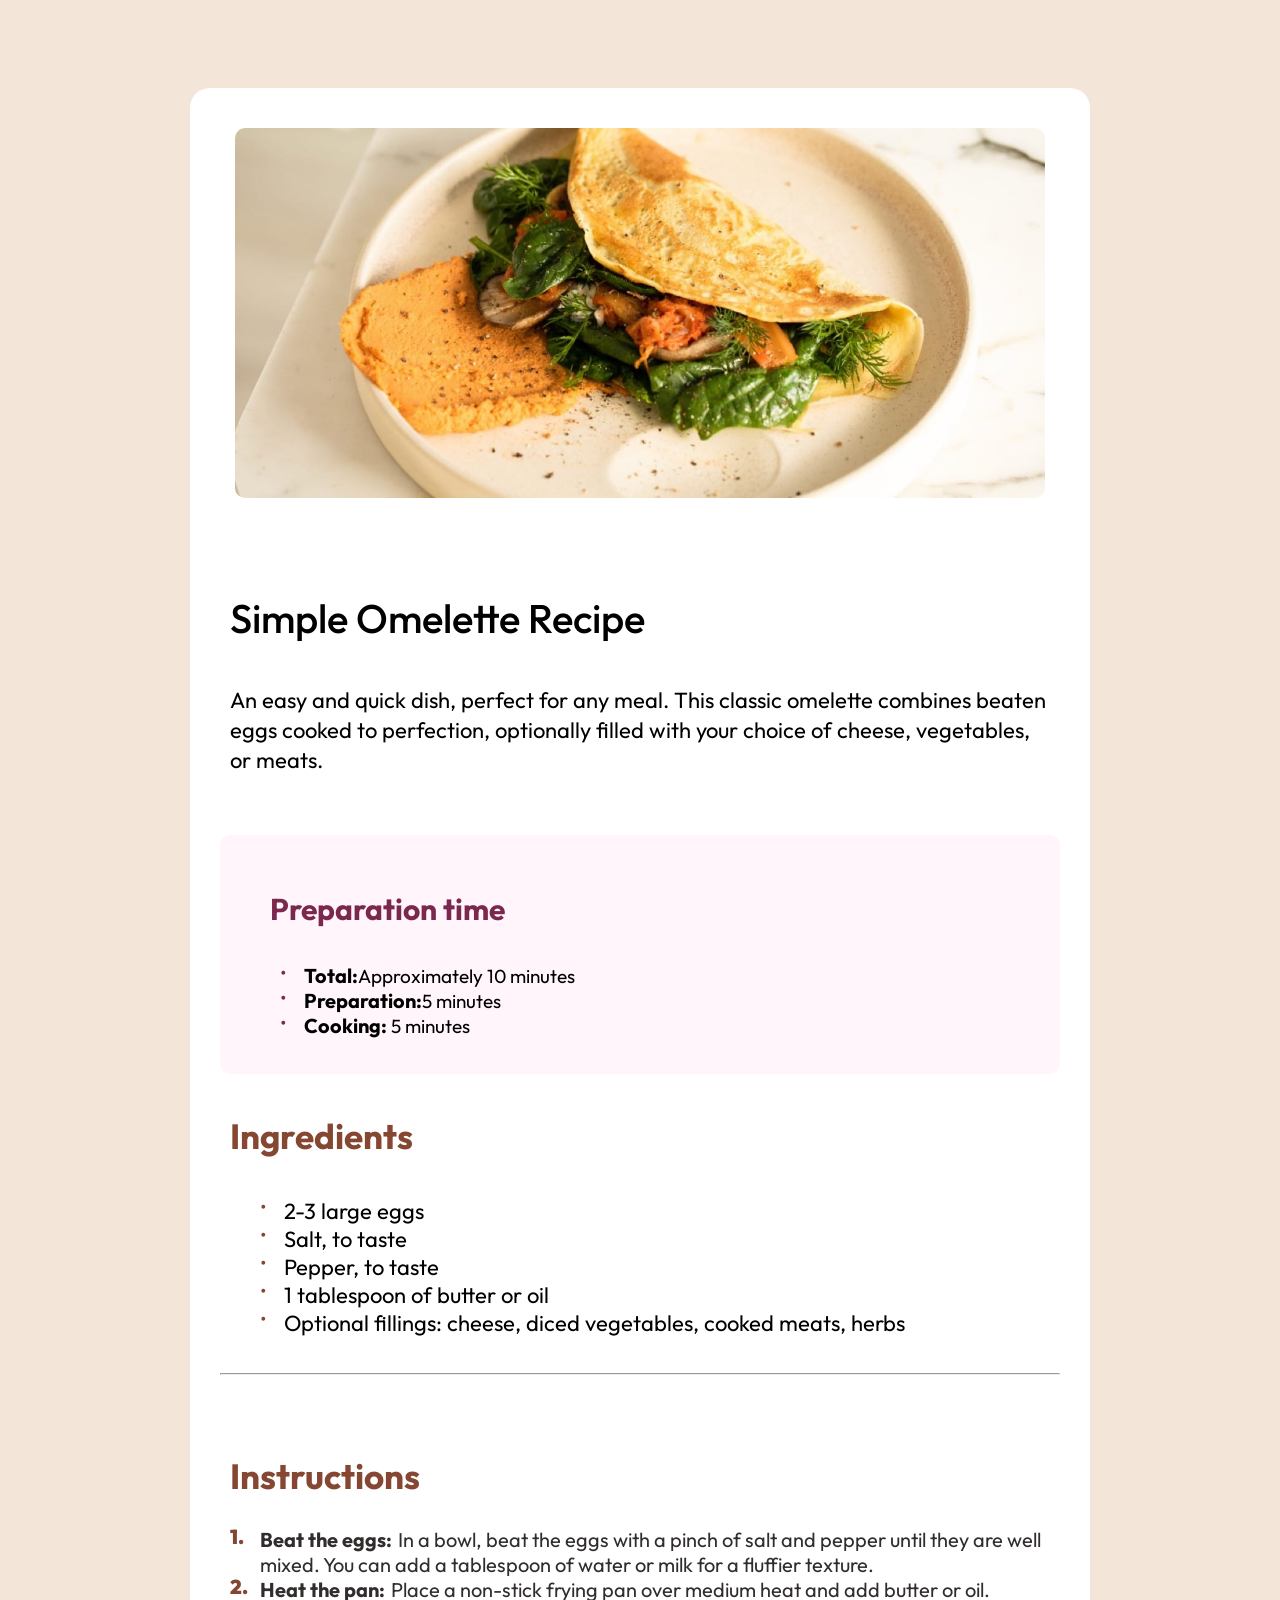
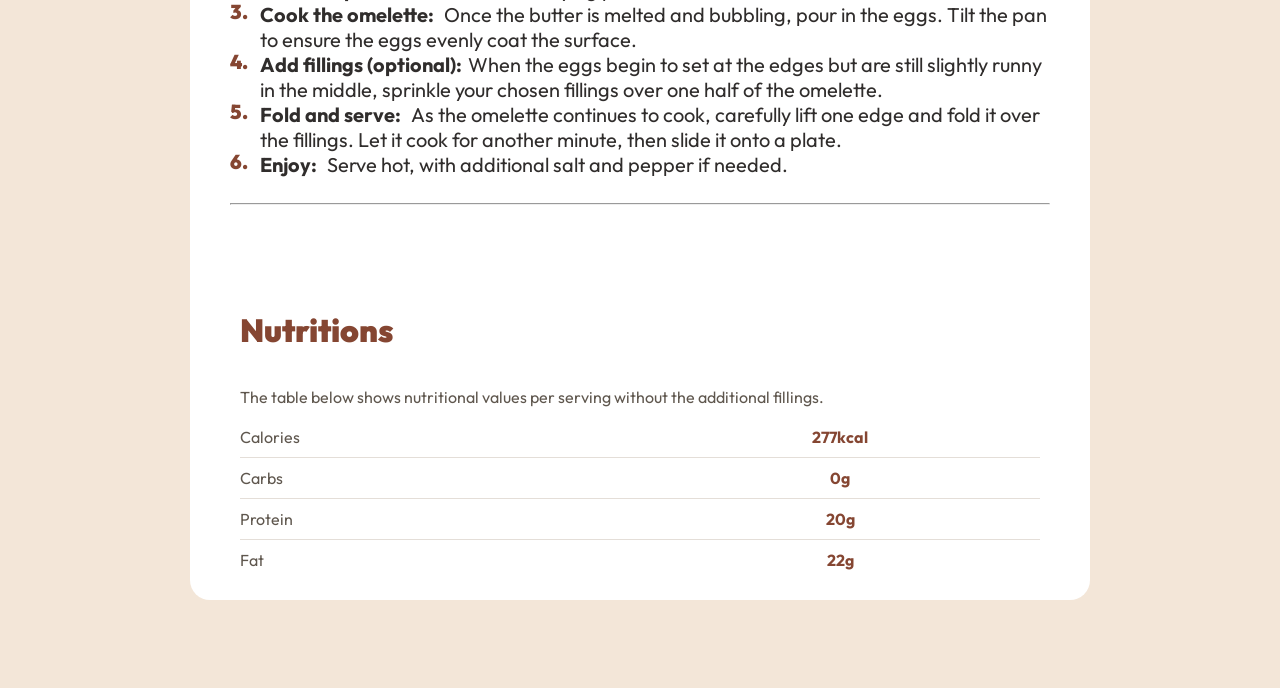
<file: index.html>
<!DOCTYPE html>
<html lang="en">

<head>
  <meta charset="UTF-8">
  <meta name="viewport" content="width=device-width, initial-scale=1.0">
  <link rel="icon" type="image/x-icon" href="favicon.png">

  <link rel="preconnect" href="https://fonts.googleapis.com">
  <link rel="preconnect" href="https://fonts.gstatic.com" crossorigin>
  <link href="https://fonts.googleapis.com/css2?family=Young+Serif&display=swap" rel="stylesheet">

  <link href="https://fonts.googleapis.com/css2?family=Outfit:wght@100..900&display=swap" rel="stylesheet">
  <title>Recipes-Page</title>
<script defer src="main.js"></script></head>

<body>
  <div id="root"></div>
</body>

</html>
</file>
